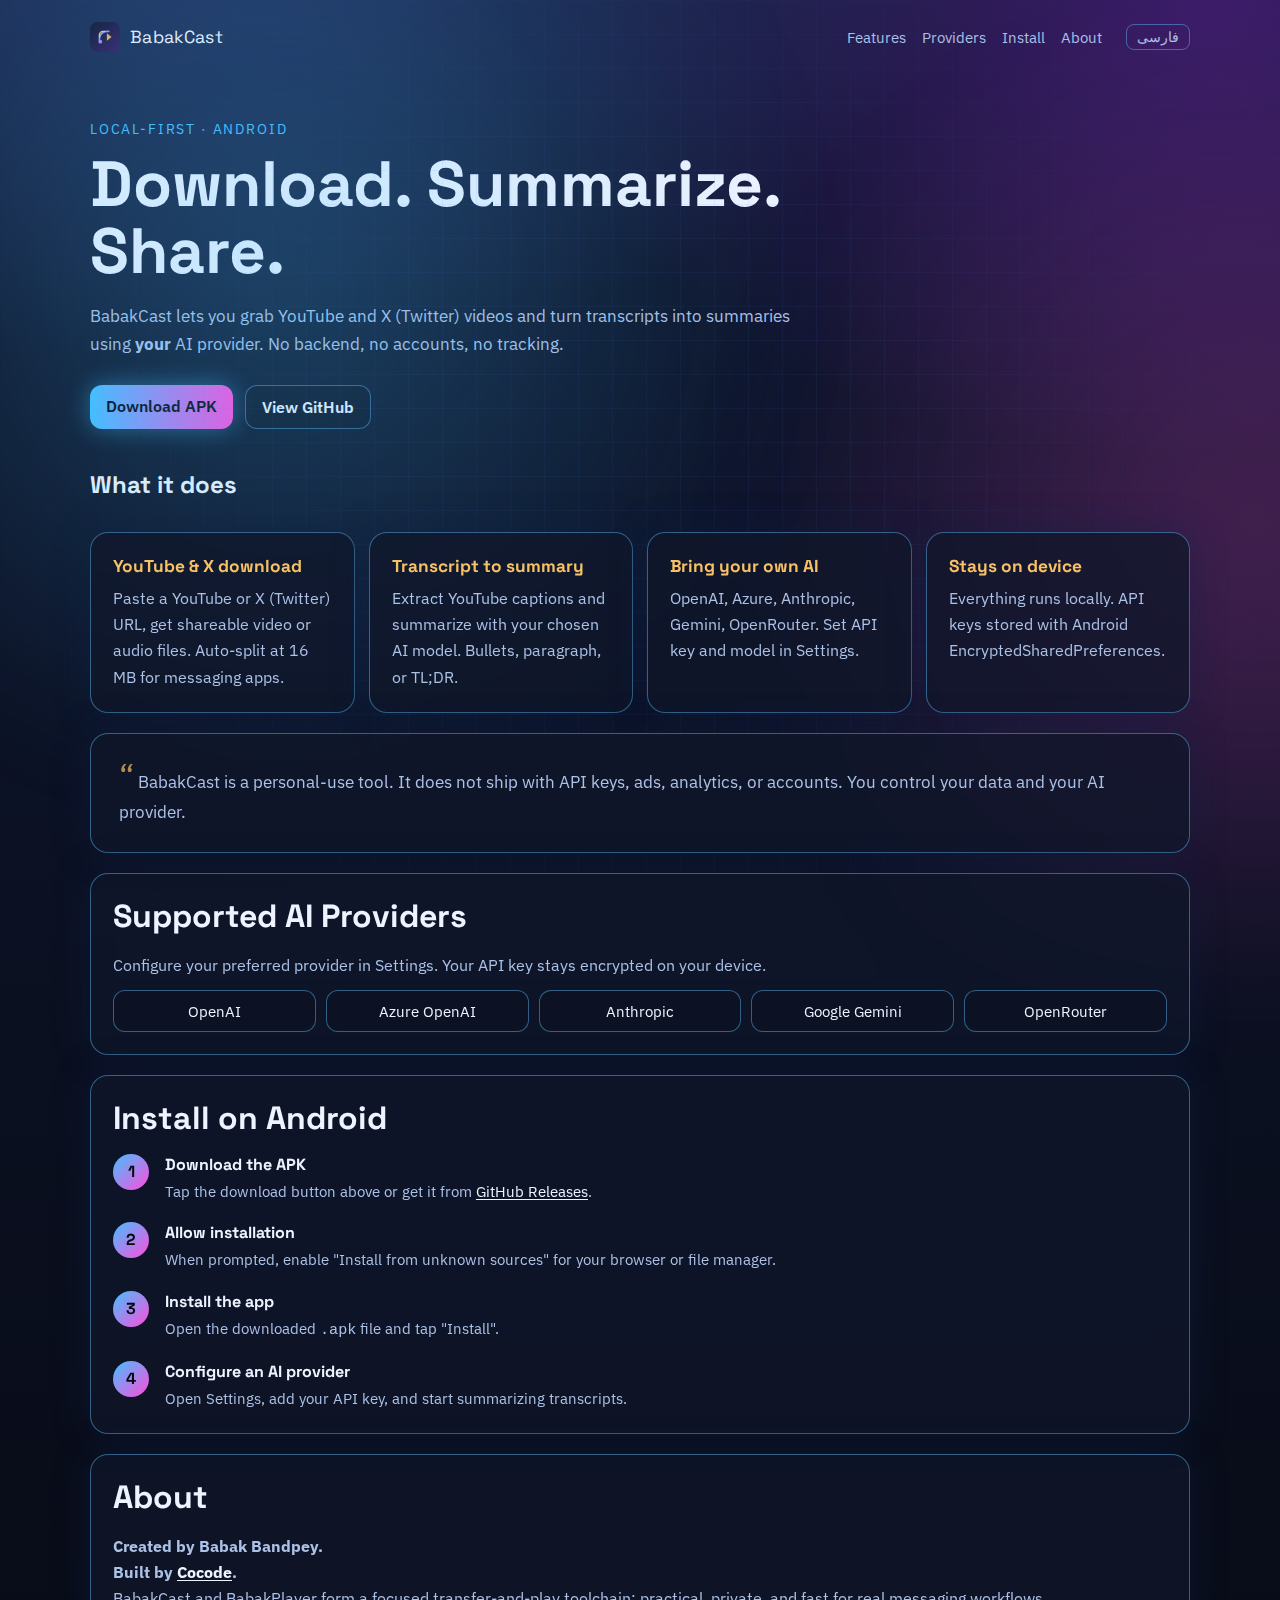
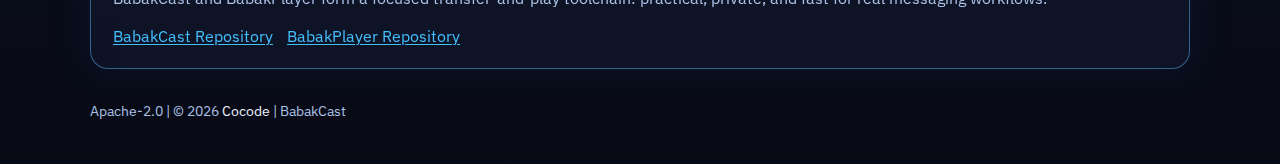
<file: website/index.html>
<!doctype html>
<html lang="en">
<head>
  <meta charset="UTF-8" />
  <meta name="viewport" content="width=device-width, initial-scale=1" />
  <title>BabakCast | Local-first YouTube & X Video Downloads + AI Summaries</title>
  <meta name="description" content="Download YouTube and X (Twitter) videos, summarize transcripts with your own AI provider. No backend, no tracking. Android." />
  <meta property="og:title" content="BabakCast" />
  <meta property="og:description" content="Download YouTube and X (Twitter) videos, summarize transcripts with your own AI. No backend, no tracking." />
  <meta property="og:type" content="website" />
  <meta property="og:url" content="https://cocodedk.github.io/BabakCast/" />
  <meta name="theme-color" content="#0b1020" />
  <link rel="icon" type="image/svg+xml" href="assets/favicon.svg" />
  <link rel="preconnect" href="https://fonts.googleapis.com" />
  <link rel="preconnect" href="https://fonts.gstatic.com" crossorigin />
  <link href="https://fonts.googleapis.com/css2?family=Space+Grotesk:wght@500;700&family=IBM+Plex+Sans:wght@400;500;600&display=swap" rel="stylesheet" />
  <link rel="alternate" hreflang="en" href="https://cocodedk.github.io/BabakCast/" />
  <link rel="alternate" hreflang="fa" href="https://cocodedk.github.io/BabakCast/fa/" />
  <link rel="stylesheet" href="styles.css" />
</head>
<body>
  <div class="bg-orb orb-a"></div>
  <div class="bg-orb orb-b"></div>
  <div class="bg-grid"></div>

  <header class="site-header shell">
    <div class="brand">
      <img src="assets/favicon.svg" alt="BabakCast logo" class="brand-logo" />
      <span>BabakCast</span>
    </div>
    <nav>
      <a href="#features">Features</a>
      <a href="#providers">Providers</a>
      <a href="#install">Install</a>
      <a href="#about">About</a>
      <a href="fa/" class="lang-switch">فارسی</a>
    </nav>
  </header>

  <main class="shell">
    <section class="hero reveal">
      <p class="kicker">Local-first · Android</p>
      <h1>Download. Summarize. Share.</h1>
      <p class="hero-copy">
        BabakCast lets you grab YouTube and X (Twitter) videos and turn transcripts into summaries
        using <strong>your</strong> AI provider. No backend, no accounts, no tracking.
      </p>
      <div class="cta-row">
        <a class="btn btn-primary" href="https://github.com/cocodedk/BabakCast/releases/latest/download/BabakCast.apk" target="_blank" rel="noreferrer">Download APK</a>
        <a class="btn btn-ghost" href="https://github.com/cocodedk/BabakCast" target="_blank" rel="noreferrer">View GitHub</a>
      </div>
    </section>

    <section id="features" class="reveal">
      <h2>What it does</h2>
      <div class="feature-grid">
        <article class="card glass-panel">
          <h3>YouTube & X download</h3>
          <p>Paste a YouTube or X (Twitter) URL, get shareable video or audio files. Auto-split at 16 MB for messaging apps.</p>
        </article>
        <article class="card glass-panel">
          <h3>Transcript to summary</h3>
          <p>Extract YouTube captions and summarize with your chosen AI model. Bullets, paragraph, or TL;DR.</p>
        </article>
        <article class="card glass-panel">
          <h3>Bring your own AI</h3>
          <p>OpenAI, Azure, Anthropic, Gemini, OpenRouter. Set API key and model in Settings.</p>
        </article>
        <article class="card glass-panel">
          <h3>Stays on device</h3>
          <p>Everything runs locally. API keys stored with Android EncryptedSharedPreferences.</p>
        </article>
      </div>
    </section>

    <section id="philosophy" class="philosophy-block glass-panel reveal">
      <blockquote>
        BabakCast is a personal-use tool. It does not ship with API keys, ads, analytics, or accounts.
        You control your data and your AI provider.
      </blockquote>
    </section>

    <section id="providers" class="card glass-panel reveal">
      <h2>Supported AI Providers</h2>
      <p>Configure your preferred provider in Settings. Your API key stays encrypted on your device.</p>
      <div class="provider-grid">
        <div class="provider-tag">OpenAI</div>
        <div class="provider-tag">Azure OpenAI</div>
        <div class="provider-tag">Anthropic</div>
        <div class="provider-tag">Google Gemini</div>
        <div class="provider-tag">OpenRouter</div>
      </div>
    </section>

    <section id="install" class="card glass-panel reveal">
      <h2>Install on Android</h2>
      <div class="install-steps">
        <div class="install-step">
          <span class="step-number">1</span>
          <div class="step-content">
            <h3>Download the APK</h3>
            <p>Tap the download button above or get it from <a href="https://github.com/cocodedk/BabakCast/releases" target="_blank" rel="noreferrer">GitHub Releases</a>.</p>
          </div>
        </div>
        <div class="install-step">
          <span class="step-number">2</span>
          <div class="step-content">
            <h3>Allow installation</h3>
            <p>When prompted, enable "Install from unknown sources" for your browser or file manager.</p>
          </div>
        </div>
        <div class="install-step">
          <span class="step-number">3</span>
          <div class="step-content">
            <h3>Install the app</h3>
            <p>Open the downloaded <code>.apk</code> file and tap "Install".</p>
          </div>
        </div>
        <div class="install-step">
          <span class="step-number">4</span>
          <div class="step-content">
            <h3>Configure an AI provider</h3>
            <p>Open Settings, add your API key, and start summarizing transcripts.</p>
          </div>
        </div>
      </div>
    </section>

    <section id="about" class="card glass-panel reveal">
      <h2>About</h2>
      <p><strong>Created by Babak Bandpey.</strong></p>
      <p><strong>Built by <a href="https://cocode.dk" target="_blank" rel="noreferrer">Cocode</a>.</strong></p>
      <p>
        BabakCast and BabakPlayer form a focused transfer-and-play toolchain: practical,
        private, and fast for real messaging workflows.
      </p>
      <div class="about-links">
        <a href="https://github.com/cocodedk/BabakCast" target="_blank" rel="noreferrer">BabakCast Repository</a>
        <a href="https://github.com/cocodedk/BabakPlayer" target="_blank" rel="noreferrer">BabakPlayer Repository</a>
      </div>
    </section>
  </main>

  <footer class="shell site-footer">
    <p>Apache-2.0 | &copy; 2026 <a href="https://cocode.dk" target="_blank" rel="noreferrer">Cocode</a> | BabakCast</p>
  </footer>
</body>
</html>
</file>
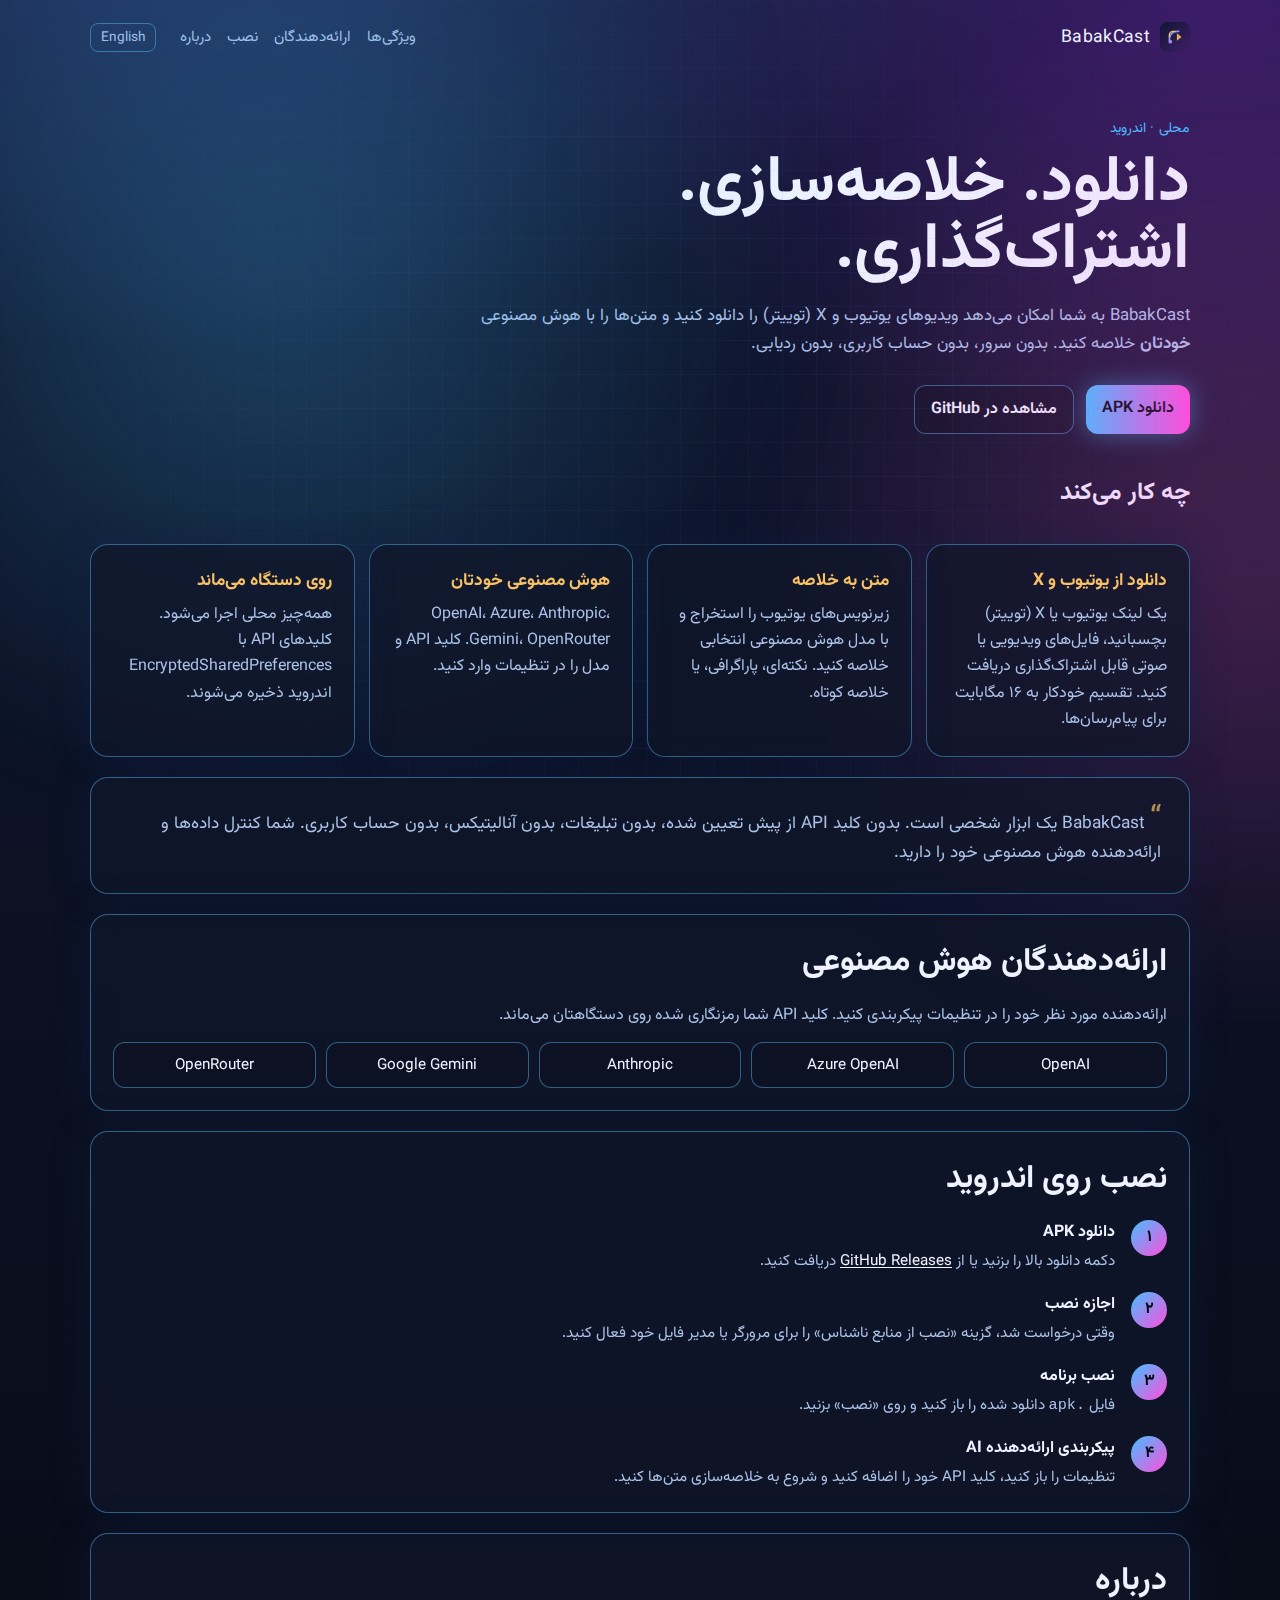
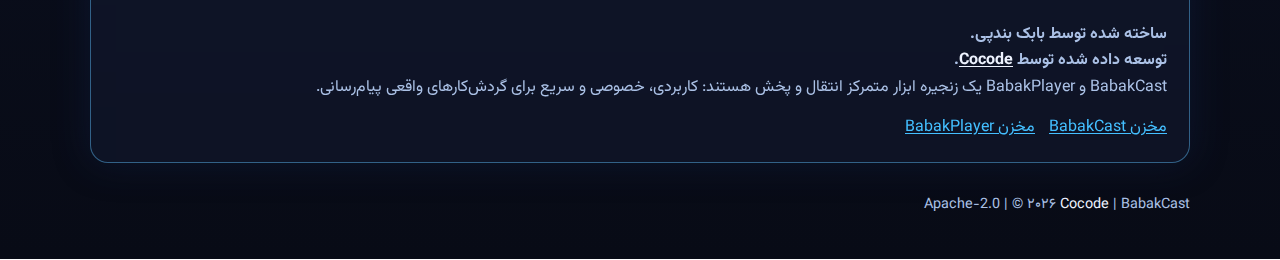
<file: website/fa/index.html>
<!doctype html>
<html lang="fa" dir="rtl">
<head>
  <meta charset="UTF-8" />
  <meta name="viewport" content="width=device-width, initial-scale=1" />
  <title>BabakCast | دانلود یوتیوب و X (توییتر) و خلاصه‌سازی با هوش مصنوعی</title>
  <meta name="description" content="دانلود ویدیوهای یوتیوب و X (توییتر)، خلاصه‌سازی متن با هوش مصنوعی خودتان. بدون سرور، بدون ردیابی. اندروید." />
  <meta property="og:title" content="BabakCast" />
  <meta property="og:description" content="دانلود ویدیوهای یوتیوب و X (توییتر)، خلاصه‌سازی متن با هوش مصنوعی خودتان. بدون سرور، بدون ردیابی." />
  <meta property="og:type" content="website" />
  <meta property="og:url" content="https://cocodedk.github.io/BabakCast/fa/" />
  <meta name="theme-color" content="#0b1020" />
  <link rel="icon" type="image/svg+xml" href="../assets/favicon.svg" />
  <link rel="preconnect" href="https://fonts.googleapis.com" />
  <link rel="preconnect" href="https://fonts.gstatic.com" crossorigin />
  <link href="https://fonts.googleapis.com/css2?family=Vazirmatn:wght@400;500;700&family=Space+Grotesk:wght@500;700&family=IBM+Plex+Sans:wght@400;500;600&display=swap" rel="stylesheet" />
  <link rel="alternate" hreflang="en" href="https://cocodedk.github.io/BabakCast/" />
  <link rel="alternate" hreflang="fa" href="https://cocodedk.github.io/BabakCast/fa/" />
  <link rel="stylesheet" href="../styles.css" />
</head>
<body>
  <div class="bg-orb orb-a"></div>
  <div class="bg-orb orb-b"></div>
  <div class="bg-grid"></div>

  <header class="site-header shell">
    <div class="brand">
      <img src="../assets/favicon.svg" alt="لوگوی BabakCast" class="brand-logo" />
      <span>BabakCast</span>
    </div>
    <nav>
      <a href="#features">ویژگی‌ها</a>
      <a href="#providers">ارائه‌دهندگان</a>
      <a href="#install">نصب</a>
      <a href="#about">درباره</a>
      <a href="../" class="lang-switch">English</a>
    </nav>
  </header>

  <main class="shell">
    <section class="hero reveal">
      <p class="kicker">محلی · اندروید</p>
      <h1>دانلود. خلاصه‌سازی. اشتراک‌گذاری.</h1>
      <p class="hero-copy">
        BabakCast به شما امکان می‌دهد ویدیوهای یوتیوب و X (توییتر) را دانلود کنید و متن‌ها را
        با هوش مصنوعی <strong>خودتان</strong> خلاصه کنید. بدون سرور، بدون حساب کاربری، بدون ردیابی.
      </p>
      <div class="cta-row">
        <a class="btn btn-primary" href="https://github.com/cocodedk/BabakCast/releases/latest/download/BabakCast.apk" target="_blank" rel="noreferrer">دانلود APK</a>
        <a class="btn btn-ghost" href="https://github.com/cocodedk/BabakCast" target="_blank" rel="noreferrer">مشاهده در GitHub</a>
      </div>
    </section>

    <section id="features" class="reveal">
      <h2>چه کار می‌کند</h2>
      <div class="feature-grid">
        <article class="card glass-panel">
          <h3>دانلود از یوتیوب و X</h3>
          <p>یک لینک یوتیوب یا X (توییتر) بچسبانید، فایل‌های ویدیویی یا صوتی قابل اشتراک‌گذاری دریافت کنید. تقسیم خودکار به ۱۶ مگابایت برای پیام‌رسان‌ها.</p>
        </article>
        <article class="card glass-panel">
          <h3>متن به خلاصه</h3>
          <p>زیرنویس‌های یوتیوب را استخراج و با مدل هوش مصنوعی انتخابی خلاصه کنید. نکته‌ای، پاراگرافی، یا خلاصه کوتاه.</p>
        </article>
        <article class="card glass-panel">
          <h3>هوش مصنوعی خودتان</h3>
          <p>OpenAI، Azure، Anthropic، Gemini، OpenRouter. کلید API و مدل را در تنظیمات وارد کنید.</p>
        </article>
        <article class="card glass-panel">
          <h3>روی دستگاه می‌ماند</h3>
          <p>همه‌چیز محلی اجرا می‌شود. کلیدهای API با EncryptedSharedPreferences اندروید ذخیره می‌شوند.</p>
        </article>
      </div>
    </section>

    <section id="philosophy" class="philosophy-block glass-panel reveal">
      <blockquote>
        BabakCast یک ابزار شخصی است. بدون کلید API از پیش تعیین شده، بدون تبلیغات، بدون آنالیتیکس، بدون حساب کاربری.
        شما کنترل داده‌ها و ارائه‌دهنده هوش مصنوعی خود را دارید.
      </blockquote>
    </section>

    <section id="providers" class="card glass-panel reveal">
      <h2>ارائه‌دهندگان هوش مصنوعی</h2>
      <p>ارائه‌دهنده مورد نظر خود را در تنظیمات پیکربندی کنید. کلید API شما رمزنگاری شده روی دستگاهتان می‌ماند.</p>
      <div class="provider-grid">
        <div class="provider-tag">OpenAI</div>
        <div class="provider-tag">Azure OpenAI</div>
        <div class="provider-tag">Anthropic</div>
        <div class="provider-tag">Google Gemini</div>
        <div class="provider-tag">OpenRouter</div>
      </div>
    </section>

    <section id="install" class="card glass-panel reveal">
      <h2>نصب روی اندروید</h2>
      <div class="install-steps">
        <div class="install-step">
          <span class="step-number">۱</span>
          <div class="step-content">
            <h3>دانلود APK</h3>
            <p>دکمه دانلود بالا را بزنید یا از <a href="https://github.com/cocodedk/BabakCast/releases" target="_blank" rel="noreferrer">GitHub Releases</a> دریافت کنید.</p>
          </div>
        </div>
        <div class="install-step">
          <span class="step-number">۲</span>
          <div class="step-content">
            <h3>اجازه نصب</h3>
            <p>وقتی درخواست شد، گزینه «نصب از منابع ناشناس» را برای مرورگر یا مدیر فایل خود فعال کنید.</p>
          </div>
        </div>
        <div class="install-step">
          <span class="step-number">۳</span>
          <div class="step-content">
            <h3>نصب برنامه</h3>
            <p>فایل <code>.apk</code> دانلود شده را باز کنید و روی «نصب» بزنید.</p>
          </div>
        </div>
        <div class="install-step">
          <span class="step-number">۴</span>
          <div class="step-content">
            <h3>پیکربندی ارائه‌دهنده AI</h3>
            <p>تنظیمات را باز کنید، کلید API خود را اضافه کنید و شروع به خلاصه‌سازی متن‌ها کنید.</p>
          </div>
        </div>
      </div>
    </section>

    <section id="about" class="card glass-panel reveal">
      <h2>درباره</h2>
      <p><strong>ساخته شده توسط بابک بندپی.</strong></p>
      <p><strong>توسعه داده شده توسط <a href="https://cocode.dk" target="_blank" rel="noreferrer">Cocode</a>.</strong></p>
      <p>
        BabakCast و BabakPlayer یک زنجیره ابزار متمرکز انتقال و پخش هستند: کاربردی،
        خصوصی و سریع برای گردش‌کارهای واقعی پیام‌رسانی.
      </p>
      <div class="about-links">
        <a href="https://github.com/cocodedk/BabakCast" target="_blank" rel="noreferrer">مخزن BabakCast</a>
        <a href="https://github.com/cocodedk/BabakPlayer" target="_blank" rel="noreferrer">مخزن BabakPlayer</a>
      </div>
    </section>
  </main>

  <footer class="shell site-footer">
    <p>Apache-2.0 | &copy; ۲۰۲۶ <a href="https://cocode.dk" target="_blank" rel="noreferrer">Cocode</a> | BabakCast</p>
  </footer>
</body>
</html>
</file>
<file: website/styles.css>
:root {
  --bg: #080b16;
  --bg-2: #0f1730;
  --surface: rgba(16, 22, 42, 0.76);
  --line: rgba(96, 193, 255, 0.45);
  --text: #eef3ff;
  --muted: #abc1e6;
  --neon-blue: #44bfff;
  --neon-pink: #ff4edc;
  --neon-amber: #f7c164;
}

* { box-sizing: border-box; }
body {
  margin: 0;
  min-height: 100vh;
  color: var(--text);
  font-family: "IBM Plex Sans", "Segoe UI", sans-serif;
  background: radial-gradient(1400px 900px at 15% -10%, #273d72 0%, transparent 60%), radial-gradient(1200px 800px at 95% 0%, #3c1d6a 0%, transparent 58%), linear-gradient(180deg, var(--bg-2), var(--bg));
  overflow-x: hidden;
}

.bg-grid,
.bg-orb { position: fixed; inset: 0; pointer-events: none; }
.bg-grid {
  background-image: linear-gradient(rgba(74, 114, 194, 0.08) 1px, transparent 1px), linear-gradient(90deg, rgba(74, 114, 194, 0.08) 1px, transparent 1px);
  background-size: 34px 34px;
  mask-image: radial-gradient(circle at center, black 36%, transparent 85%);
}
.bg-orb { filter: blur(72px); opacity: 0.45; }
.orb-a { background: radial-gradient(circle, rgba(68, 191, 255, 0.6), transparent 66%); transform: translate(-28%, -18%); }
.orb-b { background: radial-gradient(circle, rgba(255, 78, 220, 0.55), transparent 66%); transform: translate(48%, 8%); }

.shell { width: min(1100px, 92vw); margin: 0 auto; }
.site-header { display: flex; justify-content: space-between; align-items: center; padding: 22px 0 14px; }
.brand { display: flex; align-items: center; gap: 10px; font-family: "Space Grotesk", "IBM Plex Sans", sans-serif; font-size: 1.1rem; letter-spacing: 0.02em; }
.brand-logo { width: 30px; height: 30px; }
nav { display: flex; gap: 16px; align-items: center; }
a { color: var(--text); text-decoration: none; }
main a:not(.btn):not(.lang-switch) { text-decoration: underline; text-underline-offset: 2px; }
nav a { color: var(--muted); font-size: 0.95rem; }
nav a:hover { color: var(--neon-blue); }

/* Language switcher */
.lang-switch {
  margin-inline-start: 8px;
  padding: 3px 10px;
  border: 1px solid var(--line);
  border-radius: 8px;
  font-size: 0.85rem;
  color: var(--muted);
  transition: color .18s ease, border-color .18s ease;
}
.lang-switch:hover {
  color: var(--neon-blue);
  border-color: var(--neon-blue);
}

.hero { padding: 52px 0 40px; }
.kicker { color: var(--neon-blue); font-size: 0.88rem; letter-spacing: 0.13em; text-transform: uppercase; margin: 0; }
h1, h2, h3 { font-family: "Space Grotesk", "IBM Plex Sans", sans-serif; margin: 0; }
h1 { margin-top: 10px; max-width: 780px; font-size: clamp(2rem, 5.5vw, 4rem); line-height: 1.05; }
.hero-copy { margin: 16px 0 0; max-width: 720px; color: var(--muted); font-size: 1.05rem; line-height: 1.7; }

.cta-row { display: flex; gap: 12px; flex-wrap: wrap; margin-top: 26px; }
.btn { border-radius: 12px; padding: 11px 16px; font-weight: 600; transition: transform .18s ease, box-shadow .18s ease; }
.btn:hover { transform: translateY(-1px); }
.btn-primary { background: linear-gradient(90deg, var(--neon-blue), var(--neon-pink)); color: #040811; box-shadow: 0 0 24px rgba(68, 191, 255, 0.45); }
.btn-ghost { border: 1px solid var(--line); background: rgba(11, 17, 33, 0.52); }
.btn:focus-visible { outline: 2px solid var(--neon-amber); outline-offset: 3px; }

.glass-panel {
  border: 1px solid var(--line);
  border-radius: 18px;
  background: var(--surface);
  backdrop-filter: blur(10px);
  box-shadow: 0 0 36px rgba(16, 32, 66, 0.48);
}

.card {
  margin-top: 20px;
  padding: 22px;
}
.card h2 { font-size: clamp(1.4rem, 3.2vw, 2rem); margin-bottom: 16px; }
.flow-grid, .feature-grid { display: grid; gap: 14px; }
.flow-grid { grid-template-columns: repeat(auto-fit, minmax(220px, 1fr)); }
.feature-grid { grid-template-columns: repeat(auto-fit, minmax(240px, 1fr)); margin-top: 12px; }
.card h3 { color: var(--neon-amber); font-size: 1.08rem; margin-bottom: 8px; }
p { margin: 0; color: var(--muted); line-height: 1.65; }
.compat { margin-top: 14px; color: #d2dcf5; }
.compat a, .about-links a { color: var(--neon-blue); }
.about-links { margin-top: 14px; display: flex; gap: 14px; flex-wrap: wrap; }
.about-links a:hover, .compat a:hover { color: var(--neon-pink); }

/* Philosophy blockquote */
.philosophy-block {
  margin-top: 20px;
  padding: 26px 28px;
}
.philosophy-block blockquote {
  margin: 0;
  padding: 0;
  border: none;
  font-size: 1.08rem;
  line-height: 1.7;
  color: var(--muted);
}
.philosophy-block blockquote::before {
  content: "\201C";
  color: var(--neon-amber);
  font-size: 2rem;
  line-height: 1;
  opacity: 0.7;
}

/* Installation steps */
.install-steps {
  display: flex;
  flex-direction: column;
  gap: 18px;
  margin-top: 12px;
}
.install-step {
  display: flex;
  align-items: flex-start;
  gap: 16px;
}
.step-number {
  flex-shrink: 0;
  width: 36px;
  height: 36px;
  display: flex;
  align-items: center;
  justify-content: center;
  border-radius: 50%;
  background: linear-gradient(135deg, var(--neon-blue), var(--neon-pink));
  color: #040811;
  font-family: "Space Grotesk", "IBM Plex Sans", sans-serif;
  font-weight: 700;
  font-size: 1rem;
  line-height: 1;
}
.step-content h3 {
  color: var(--text);
  font-size: 1rem;
  margin-bottom: 4px;
}
.step-content p {
  font-size: 0.95rem;
}

/* Providers grid */
.provider-grid {
  display: grid;
  grid-template-columns: repeat(auto-fit, minmax(180px, 1fr));
  gap: 10px;
  margin-top: 12px;
}
.provider-tag {
  padding: 10px 14px;
  border: 1px solid var(--line);
  border-radius: 12px;
  background: rgba(11, 17, 33, 0.52);
  font-size: 0.95rem;
  color: var(--text);
  text-align: center;
}

.site-footer { padding: 30px 0 42px; font-size: 0.9rem; color: #91a9d4; }
.reveal { animation: rise .68s ease both; }
@keyframes rise { from { opacity: 0; transform: translateY(16px); } to { opacity: 1; transform: translateY(0); } }

@media (max-width: 720px) {
  .site-header { flex-direction: column; gap: 12px; }
  nav { flex-wrap: wrap; justify-content: center; }
  .hero { padding-top: 34px; }
  .card { padding: 18px; }
  .philosophy-block { padding: 20px; }
}

/* RTL overrides for Persian page */

[dir="rtl"] body {
  font-family: Vazirmatn, "IBM Plex Sans", "Segoe UI", sans-serif;
}

[dir="rtl"] h1,
[dir="rtl"] h2,
[dir="rtl"] h3 {
  font-family: Vazirmatn, "Space Grotesk", "IBM Plex Sans", sans-serif;
}

[dir="rtl"] .brand {
  font-family: Vazirmatn, "Space Grotesk", "IBM Plex Sans", sans-serif;
}

[dir="rtl"] .step-number {
  font-family: Vazirmatn, "Space Grotesk", "IBM Plex Sans", sans-serif;
}

[dir="rtl"] .kicker {
  letter-spacing: 0.04em;
}
</file>
